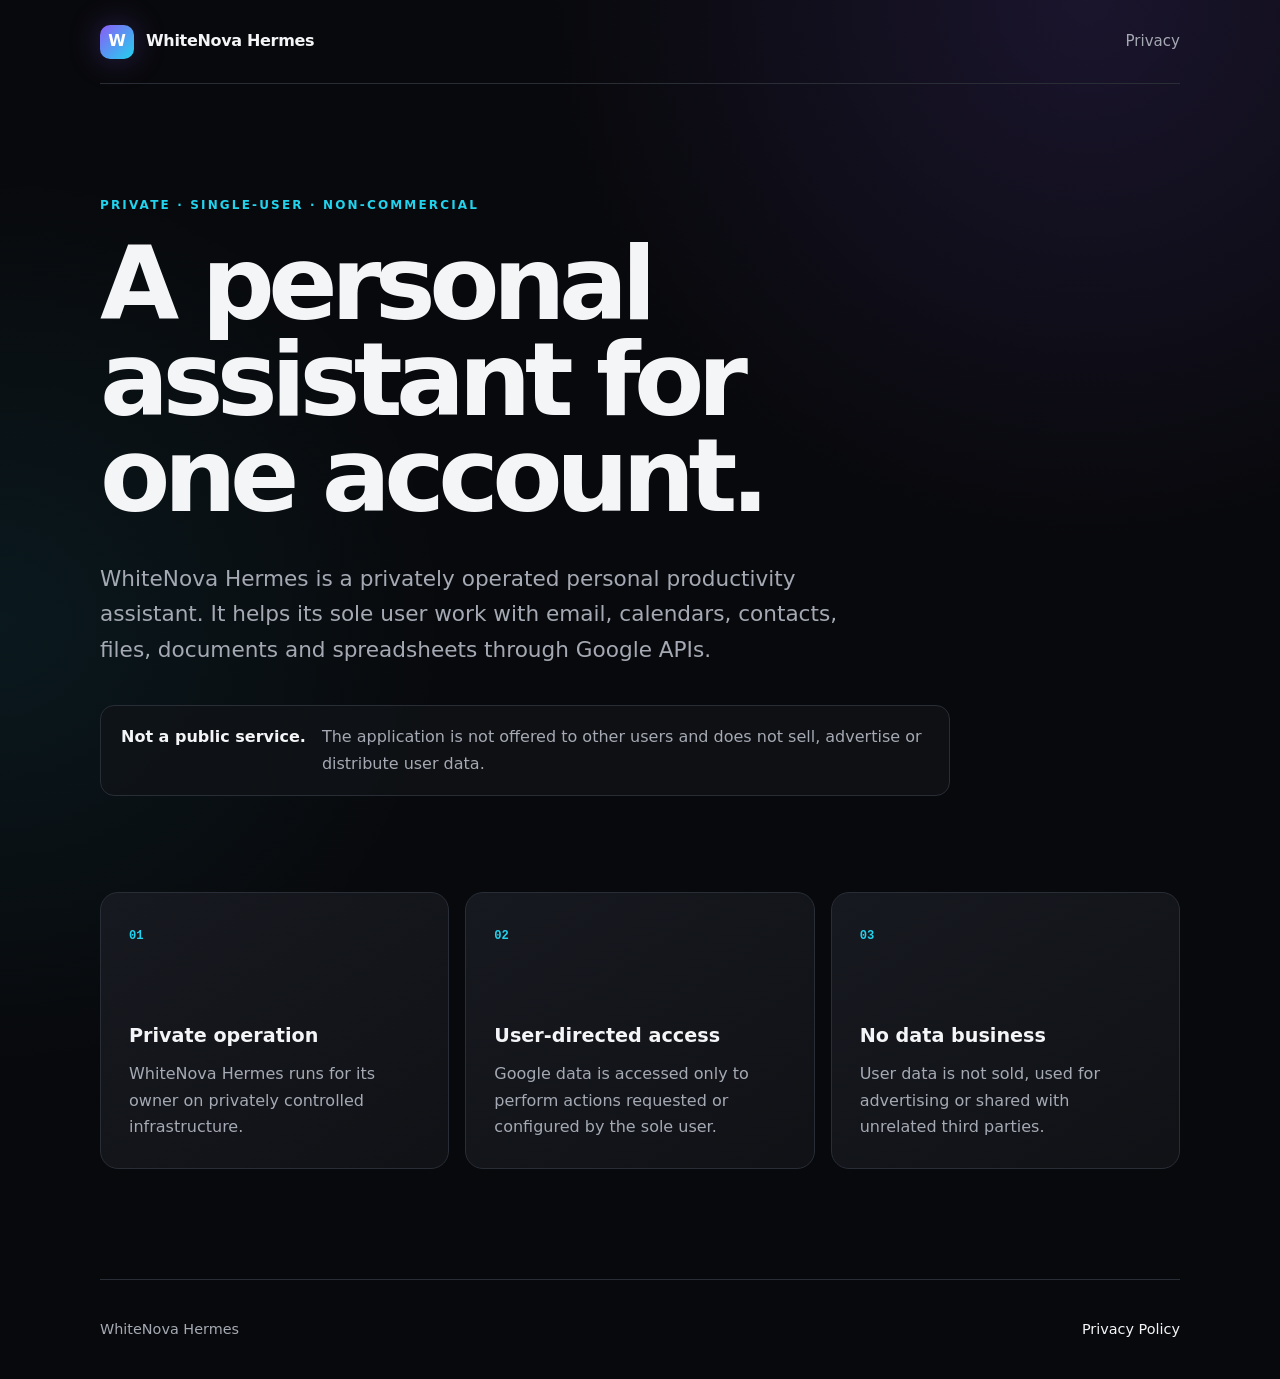
<file: index.html>
<!doctype html>
<html lang="en">
<head>
  <meta charset="utf-8">
  <meta name="viewport" content="width=device-width, initial-scale=1">
  <meta name="description" content="WhiteNova Hermes is a private, single-user personal productivity assistant.">
  <title>WhiteNova Hermes</title>
  <link rel="stylesheet" href="styles.css">
</head>
<body>
  <main class="shell">
    <header class="nav">
      <a class="brand" href="./" aria-label="WhiteNova Hermes home">
        <span class="mark" aria-hidden="true">W</span>
        <span>WhiteNova Hermes</span>
      </a>
      <a class="nav-link" href="privacy.html">Privacy</a>
    </header>

    <section class="hero">
      <p class="eyebrow">PRIVATE · SINGLE-USER · NON-COMMERCIAL</p>
      <h1>A personal assistant for one account.</h1>
      <p class="lead">
        WhiteNova Hermes is a privately operated personal productivity assistant. It helps its sole user work with email, calendars, contacts, files, documents and spreadsheets through Google APIs.
      </p>
      <div class="notice">
        <strong>Not a public service.</strong>
        <span>The application is not offered to other users and does not sell, advertise or distribute user data.</span>
      </div>
    </section>

    <section class="grid" aria-label="Application principles">
      <article class="card">
        <span class="number">01</span>
        <h2>Private operation</h2>
        <p>WhiteNova Hermes runs for its owner on privately controlled infrastructure.</p>
      </article>
      <article class="card">
        <span class="number">02</span>
        <h2>User-directed access</h2>
        <p>Google data is accessed only to perform actions requested or configured by the sole user.</p>
      </article>
      <article class="card">
        <span class="number">03</span>
        <h2>No data business</h2>
        <p>User data is not sold, used for advertising or shared with unrelated third parties.</p>
      </article>
    </section>

    <footer>
      <span>WhiteNova Hermes</span>
      <a href="privacy.html">Privacy Policy</a>
    </footer>
  </main>
</body>
</html>
</file>
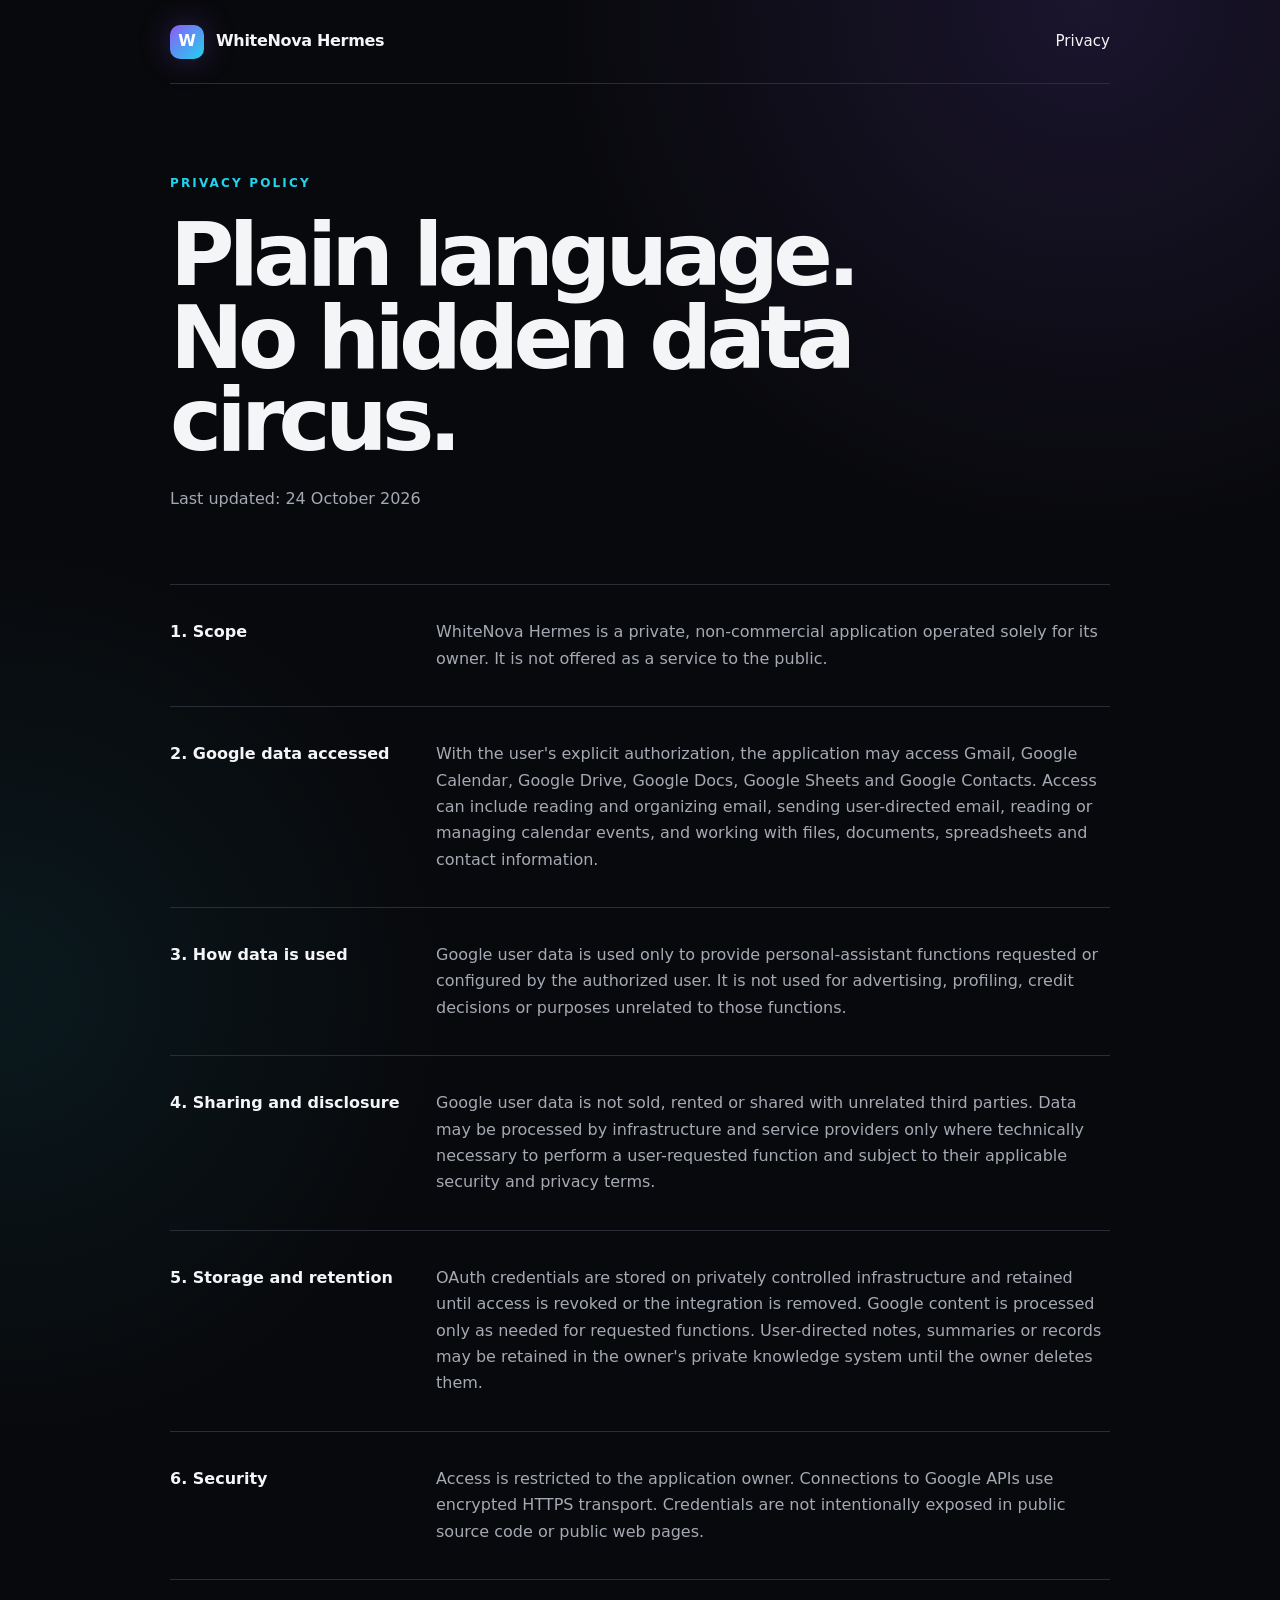
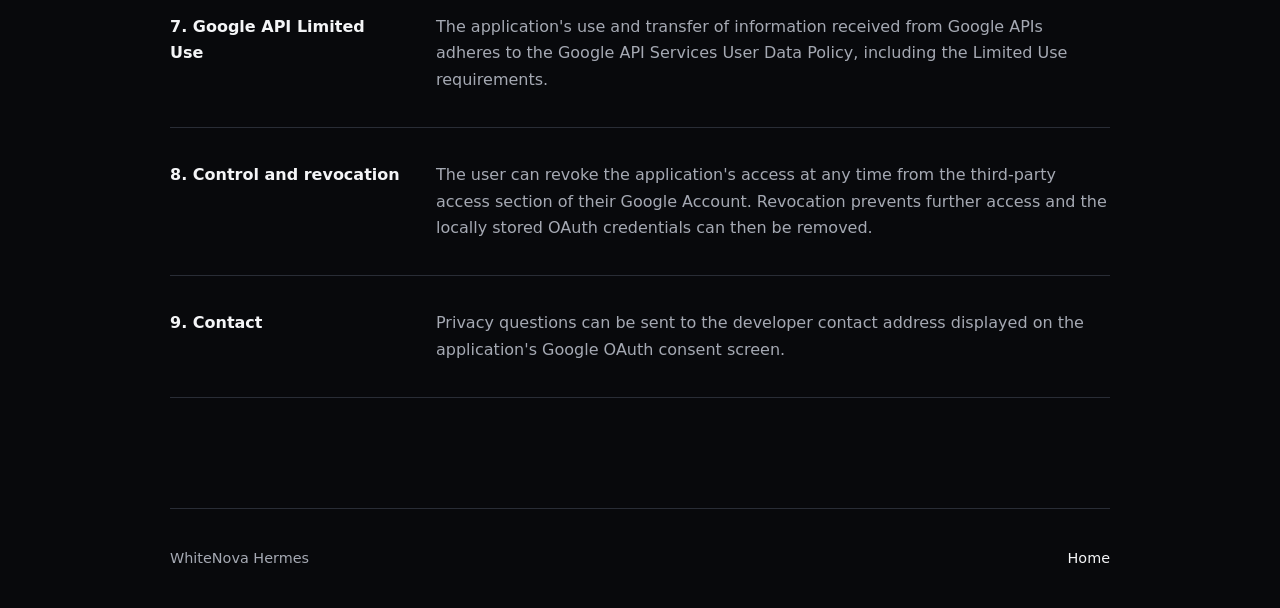
<file: privacy.html>
<!doctype html>
<html lang="en">
<head>
  <meta charset="utf-8">
  <meta name="viewport" content="width=device-width, initial-scale=1">
  <meta name="description" content="Privacy policy for WhiteNova Hermes.">
  <title>Privacy Policy · WhiteNova Hermes</title>
  <link rel="stylesheet" href="styles.css">
</head>
<body>
  <main class="shell policy-shell">
    <header class="nav">
      <a class="brand" href="./" aria-label="WhiteNova Hermes home">
        <span class="mark" aria-hidden="true">W</span>
        <span>WhiteNova Hermes</span>
      </a>
      <a class="nav-link active" href="privacy.html">Privacy</a>
    </header>

    <article class="policy">
      <p class="eyebrow">PRIVACY POLICY</p>
      <h1>Plain language. No hidden data circus.</h1>
      <p class="updated">Last updated: 24 October 2026</p>

      <section>
        <h2>1. Scope</h2>
        <p>WhiteNova Hermes is a private, non-commercial application operated solely for its owner. It is not offered as a service to the public.</p>
      </section>

      <section>
        <h2>2. Google data accessed</h2>
        <p>With the user's explicit authorization, the application may access Gmail, Google Calendar, Google Drive, Google Docs, Google Sheets and Google Contacts. Access can include reading and organizing email, sending user-directed email, reading or managing calendar events, and working with files, documents, spreadsheets and contact information.</p>
      </section>

      <section>
        <h2>3. How data is used</h2>
        <p>Google user data is used only to provide personal-assistant functions requested or configured by the authorized user. It is not used for advertising, profiling, credit decisions or purposes unrelated to those functions.</p>
      </section>

      <section>
        <h2>4. Sharing and disclosure</h2>
        <p>Google user data is not sold, rented or shared with unrelated third parties. Data may be processed by infrastructure and service providers only where technically necessary to perform a user-requested function and subject to their applicable security and privacy terms.</p>
      </section>

      <section>
        <h2>5. Storage and retention</h2>
        <p>OAuth credentials are stored on privately controlled infrastructure and retained until access is revoked or the integration is removed. Google content is processed only as needed for requested functions. User-directed notes, summaries or records may be retained in the owner's private knowledge system until the owner deletes them.</p>
      </section>

      <section>
        <h2>6. Security</h2>
        <p>Access is restricted to the application owner. Connections to Google APIs use encrypted HTTPS transport. Credentials are not intentionally exposed in public source code or public web pages.</p>
      </section>

      <section>
        <h2>7. Google API Limited Use</h2>
        <p>The application's use and transfer of information received from Google APIs adheres to the Google API Services User Data Policy, including the Limited Use requirements.</p>
      </section>

      <section>
        <h2>8. Control and revocation</h2>
        <p>The user can revoke the application's access at any time from the third-party access section of their Google Account. Revocation prevents further access and the locally stored OAuth credentials can then be removed.</p>
      </section>

      <section>
        <h2>9. Contact</h2>
        <p>Privacy questions can be sent to the developer contact address displayed on the application's Google OAuth consent screen.</p>
      </section>
    </article>

    <footer>
      <span>WhiteNova Hermes</span>
      <a href="./">Home</a>
    </footer>
  </main>
</body>
</html>
</file>
<file: styles.css>
:root {
  color-scheme: dark;
  --bg: #08090c;
  --surface: #111318;
  --surface-2: #171a21;
  --text: #f4f5f7;
  --muted: #a5a9b3;
  --line: #292d36;
  --accent: #8b5cf6;
  --accent-2: #22d3ee;
}

* { box-sizing: border-box; }

html { scroll-behavior: smooth; }

body {
  margin: 0;
  min-height: 100vh;
  background:
    radial-gradient(circle at 85% 0%, rgba(139, 92, 246, .14), transparent 34rem),
    radial-gradient(circle at 0% 45%, rgba(34, 211, 238, .08), transparent 28rem),
    var(--bg);
  color: var(--text);
  font: 16px/1.65 Inter, ui-sans-serif, system-ui, -apple-system, BlinkMacSystemFont, "Segoe UI", sans-serif;
}

a { color: inherit; }

.shell {
  width: min(1080px, calc(100% - 40px));
  margin: 0 auto;
}

.nav {
  min-height: 84px;
  display: flex;
  align-items: center;
  justify-content: space-between;
  border-bottom: 1px solid var(--line);
}

.brand {
  display: inline-flex;
  align-items: center;
  gap: 12px;
  color: var(--text);
  text-decoration: none;
  font-weight: 700;
  letter-spacing: -.02em;
}

.mark {
  width: 34px;
  height: 34px;
  display: grid;
  place-items: center;
  border-radius: 10px;
  color: #fff;
  font-weight: 900;
  background: linear-gradient(135deg, var(--accent), var(--accent-2));
  box-shadow: 0 0 32px rgba(139, 92, 246, .3);
}

.nav-link {
  color: var(--muted);
  text-decoration: none;
  font-size: .94rem;
}

.nav-link:hover, .nav-link.active { color: var(--text); }

.hero {
  padding: 112px 0 72px;
  max-width: 850px;
}

.eyebrow {
  margin: 0 0 20px;
  color: var(--accent-2);
  font-size: .75rem;
  font-weight: 800;
  letter-spacing: .18em;
}

h1 {
  margin: 0;
  max-width: 900px;
  font-size: clamp(3rem, 8vw, 6.7rem);
  line-height: .94;
  letter-spacing: -.065em;
}

.lead {
  max-width: 750px;
  margin: 36px 0 0;
  color: var(--muted);
  font-size: clamp(1.1rem, 2vw, 1.35rem);
}

.notice {
  display: flex;
  gap: 16px;
  margin-top: 38px;
  padding: 18px 20px;
  border: 1px solid var(--line);
  border-radius: 14px;
  background: rgba(17, 19, 24, .74);
  color: var(--muted);
}

.notice strong { color: var(--text); white-space: nowrap; }

.grid {
  display: grid;
  grid-template-columns: repeat(3, 1fr);
  gap: 16px;
  padding: 24px 0 110px;
}

.card {
  min-height: 245px;
  padding: 28px;
  border: 1px solid var(--line);
  border-radius: 18px;
  background: linear-gradient(145deg, rgba(23, 26, 33, .92), rgba(17, 19, 24, .88));
}

.number {
  color: var(--accent-2);
  font: 700 .76rem/1 ui-monospace, SFMono-Regular, Menlo, monospace;
}

.card h2 { margin: 72px 0 10px; font-size: 1.2rem; }
.card p { margin: 0; color: var(--muted); }

footer {
  min-height: 100px;
  display: flex;
  align-items: center;
  justify-content: space-between;
  border-top: 1px solid var(--line);
  color: var(--muted);
  font-size: .9rem;
}

footer a { text-decoration: none; color: var(--text); }

.policy-shell { max-width: 940px; }
.policy { padding: 90px 0 110px; }
.policy h1 { max-width: 780px; font-size: clamp(2.8rem, 7vw, 5.5rem); }
.updated { margin: 24px 0 72px; color: var(--muted); }
.policy section { display: grid; grid-template-columns: 230px 1fr; gap: 36px; padding: 34px 0; border-top: 1px solid var(--line); }
.policy section:last-of-type { border-bottom: 1px solid var(--line); }
.policy h2 { margin: 0; font-size: 1rem; }
.policy section p { margin: 0; color: var(--muted); }

@media (max-width: 760px) {
  .shell { width: min(100% - 28px, 1080px); }
  .hero { padding-top: 78px; }
  .grid { grid-template-columns: 1fr; }
  .card { min-height: 190px; }
  .card h2 { margin-top: 42px; }
  .notice { flex-direction: column; gap: 4px; }
  .policy section { grid-template-columns: 1fr; gap: 12px; }
}
</file>
